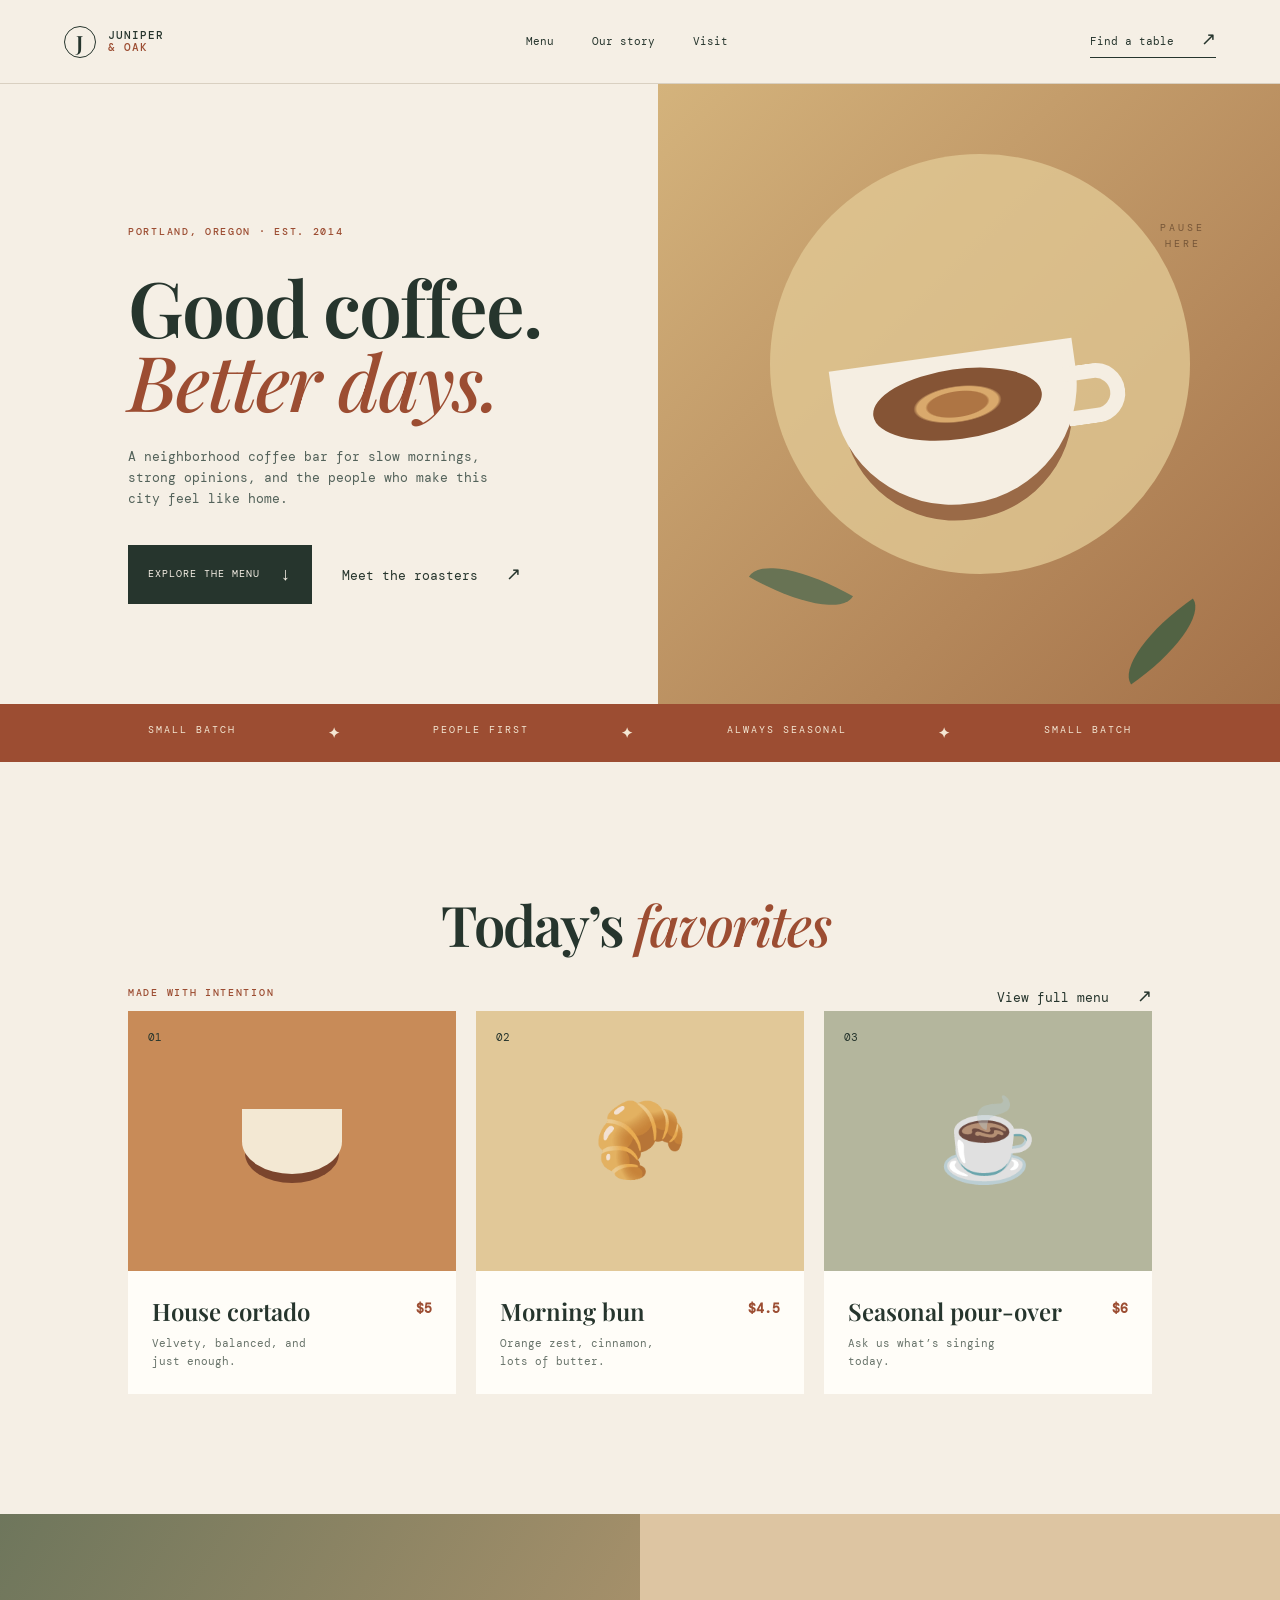
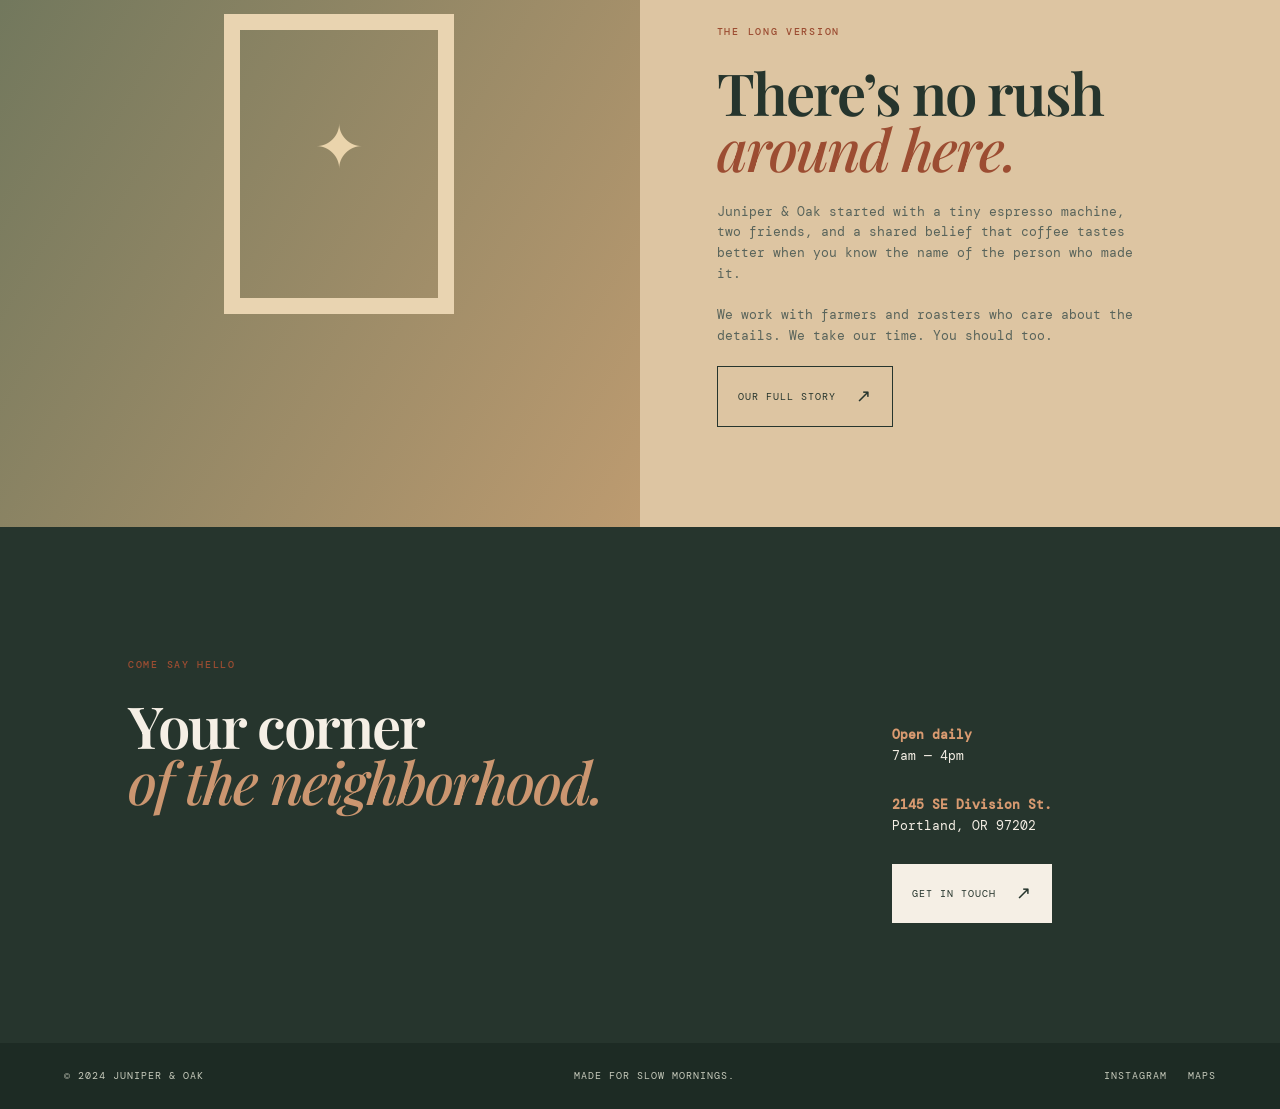
<file: index.html>
<!doctype html>
<html lang="en">
<head>
  <meta charset="UTF-8" />
  <meta name="viewport" content="width=device-width, initial-scale=1.0" />
  <meta name="description" content="Juniper & Oak — slow coffee, warm mornings, and good company in Portland." />
  <title>Juniper & Oak | Portland Coffee</title>
  <link rel="preconnect" href="https://fonts.googleapis.com">
  <link rel="preconnect" href="https://fonts.gstatic.com" crossorigin>
  <link href="https://fonts.googleapis.com/css2?family=DM+Mono:wght@400;500&family=Playfair+Display:wght@500;600;700&display=swap" rel="stylesheet">
  <link rel="stylesheet" href="styles.css" />
</head>
<body>
  <header class="site-header">
    <a class="brand" href="#top" aria-label="Juniper and Oak home"><span class="brand-mark">J</span><span>JUNIPER<br><em>&amp; OAK</em></span></a>
    <nav aria-label="Main navigation"><a href="#menu">Menu</a><a href="#story">Our story</a><a href="#visit">Visit</a></nav>
    <a class="header-cta" href="#visit">Find a table <span>↗</span></a>
  </header>

  <main id="top">
    <section class="hero">
      <div class="hero-copy">
        <p class="eyebrow">Portland, Oregon · Est. 2014</p>
        <h1>Good coffee.<br><i>Better days.</i></h1>
        <p class="hero-text">A neighborhood coffee bar for slow mornings, strong opinions, and the people who make this city feel like home.</p>
        <div class="hero-actions"><a class="button dark" href="#menu">Explore the menu <span>↓</span></a><a class="text-link" href="#story">Meet the roasters <span>↗</span></a></div>
      </div>
      <div class="hero-art" aria-label="A latte on a wooden table" role="img"><div class="sun"></div><div class="cup"><div class="latte"></div><div class="handle"></div></div><div class="leaf leaf-one"></div><div class="leaf leaf-two"></div><span class="art-note">PAUSE<br>HERE</span></div>
    </section>

    <section class="ticker" aria-label="Our values"><span>Small batch</span><b>✦</b><span>People first</span><b>✦</b><span>Always seasonal</span><b>✦</b><span>Small batch</span></section>

    <section class="menu-section" id="menu"><div class="section-heading"><p class="eyebrow">Made with intention</p><h2>Today’s <i>favorites</i></h2><a class="text-link" href="#visit">View full menu <span>↗</span></a></div><div class="menu-grid">
      <article class="menu-card featured"><div class="card-art espresso"><span>01</span><div class="espresso-cup"></div></div><div class="card-info"><h3>House cortado</h3><p>Velvety, balanced, and just enough.</p><strong>$5</strong></div></article>
      <article class="menu-card"><div class="card-art pastry"><span>02</span><div class="croissant">🥐</div></div><div class="card-info"><h3>Morning bun</h3><p>Orange zest, cinnamon, lots of butter.</p><strong>$4.5</strong></div></article>
      <article class="menu-card"><div class="card-art pour"><span>03</span><div class="pour-circle">☕</div></div><div class="card-info"><h3>Seasonal pour-over</h3><p>Ask us what’s singing today.</p><strong>$6</strong></div></article>
    </div></section>

    <section class="story" id="story"><div class="story-image"><div class="window">✦</div></div><div class="story-copy"><p class="eyebrow">The long version</p><h2>There’s no rush<br><i>around here.</i></h2><p>Juniper &amp; Oak started with a tiny espresso machine, two friends, and a shared belief that coffee tastes better when you know the name of the person who made it.</p><p>We work with farmers and roasters who care about the details. We take our time. You should too.</p><a class="button outline" href="#visit">Our full story <span>↗</span></a></div></section>

    <section class="visit" id="visit"><div><p class="eyebrow">Come say hello</p><h2>Your corner<br><i>of the neighborhood.</i></h2></div><div class="visit-details"><p><strong>Open daily</strong><br>7am — 4pm</p><p><strong>2145 SE Division St.</strong><br>Portland, OR 97202</p><a class="button cream" href="mailto:hello@juniperoak.coffee">Get in touch <span>↗</span></a></div></section>
  </main>
  <footer><span>© 2024 Juniper &amp; Oak</span><span>Made for slow mornings.</span><span><a href="#top">Instagram</a> &nbsp; <a href="#top">Maps</a></span></footer>
  <script src="script.js"></script>
</body></html>
</file>
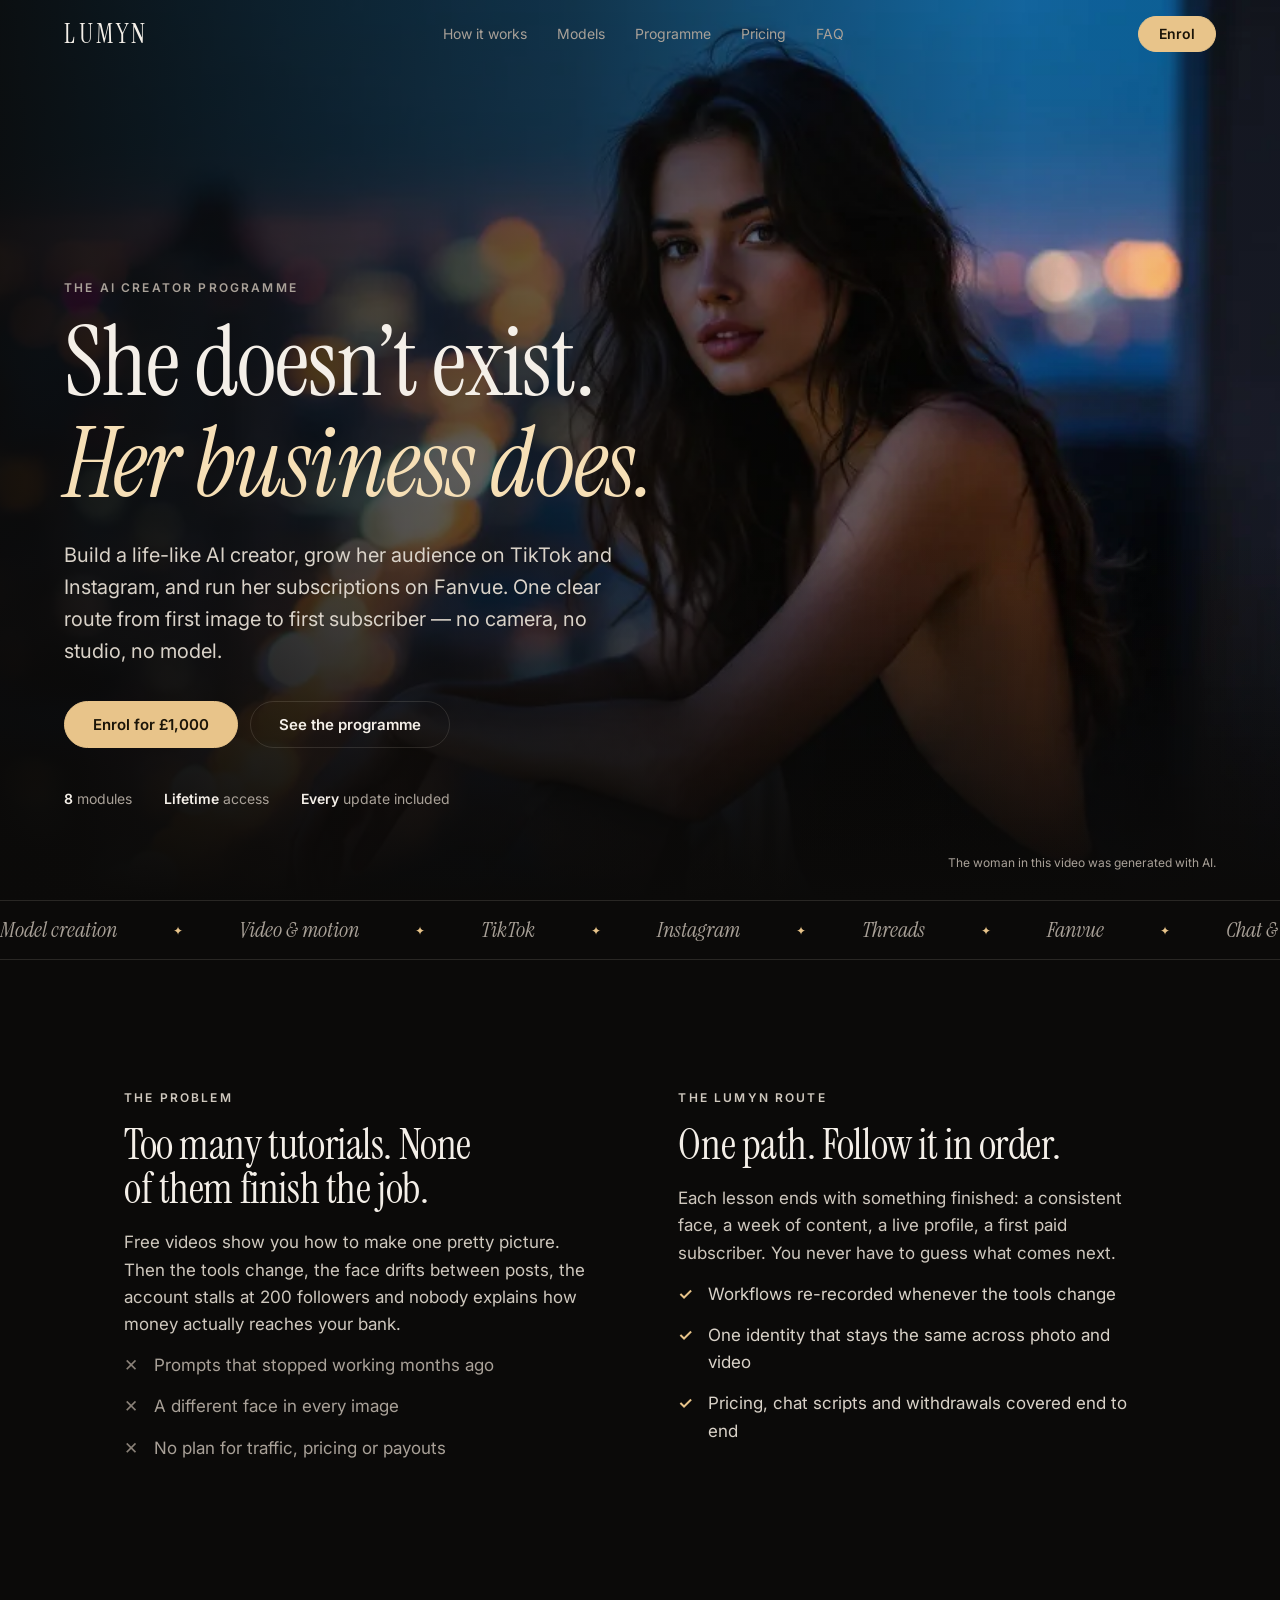
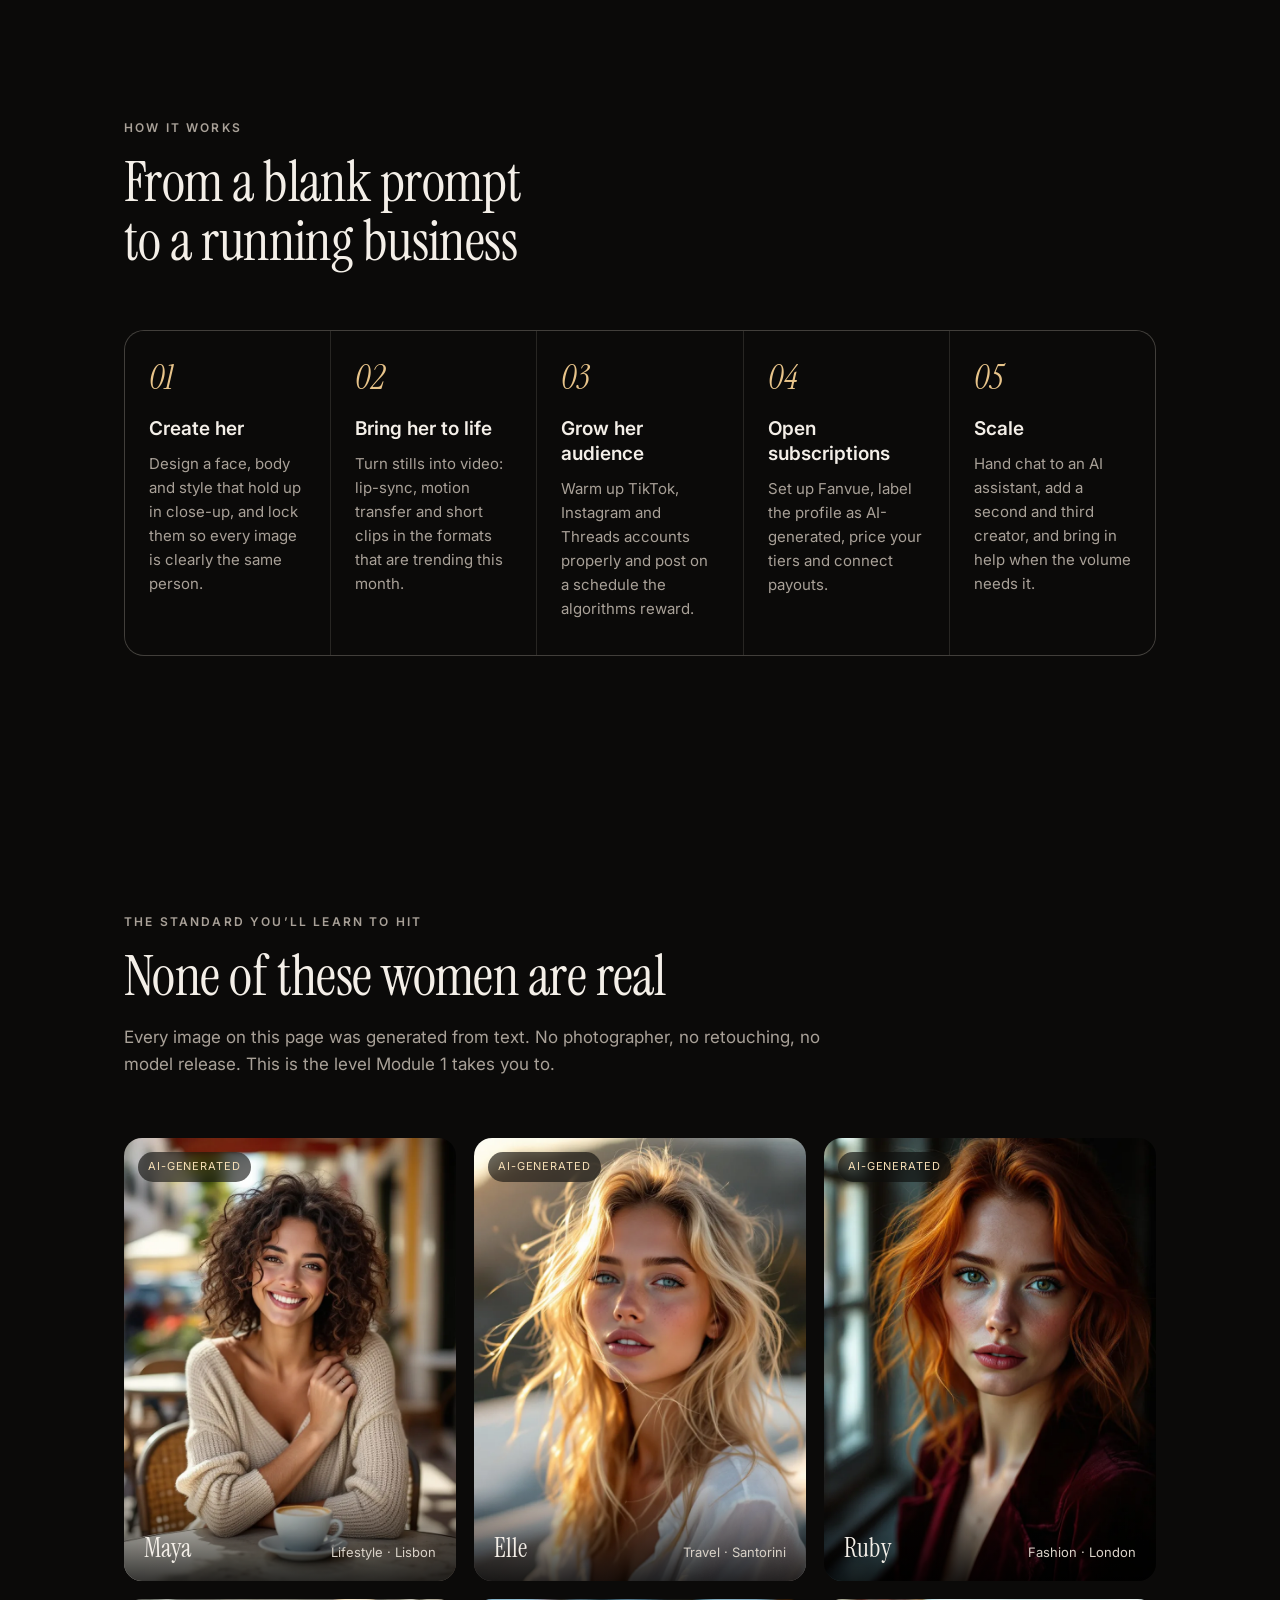
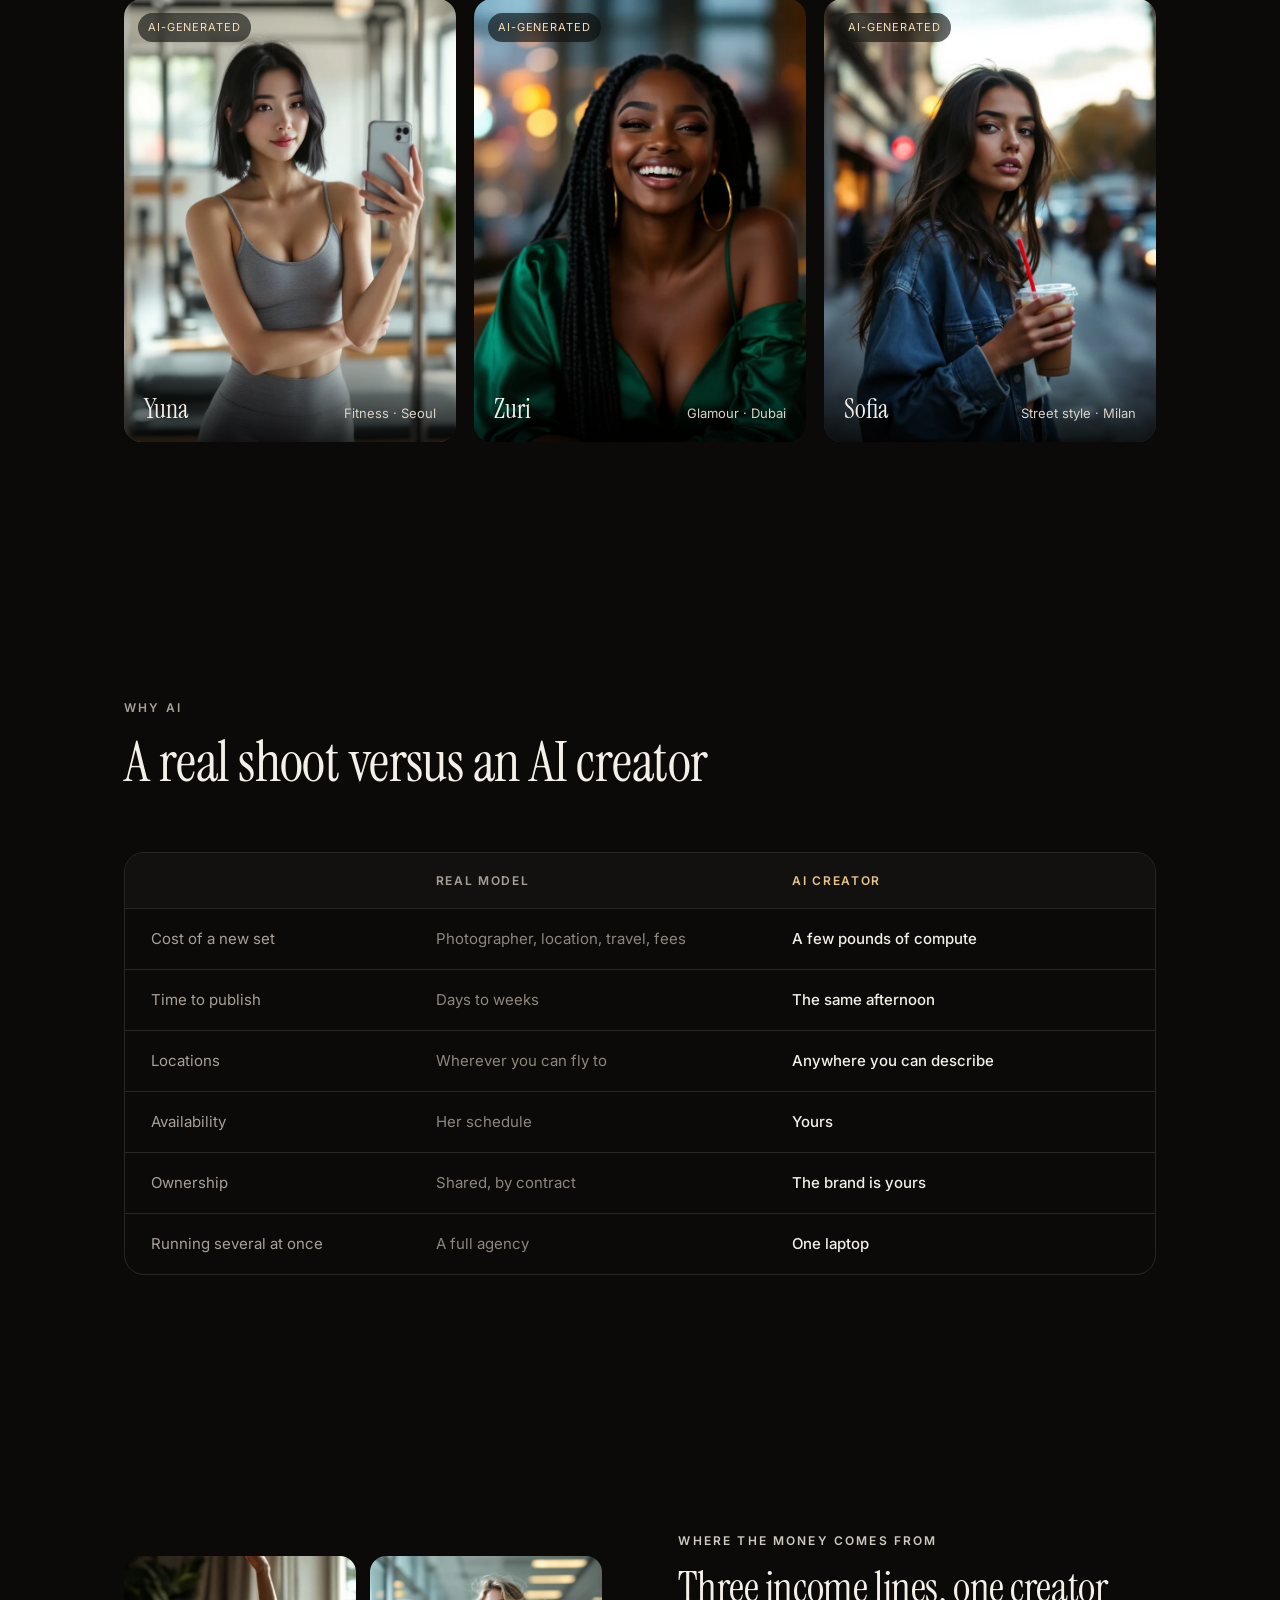
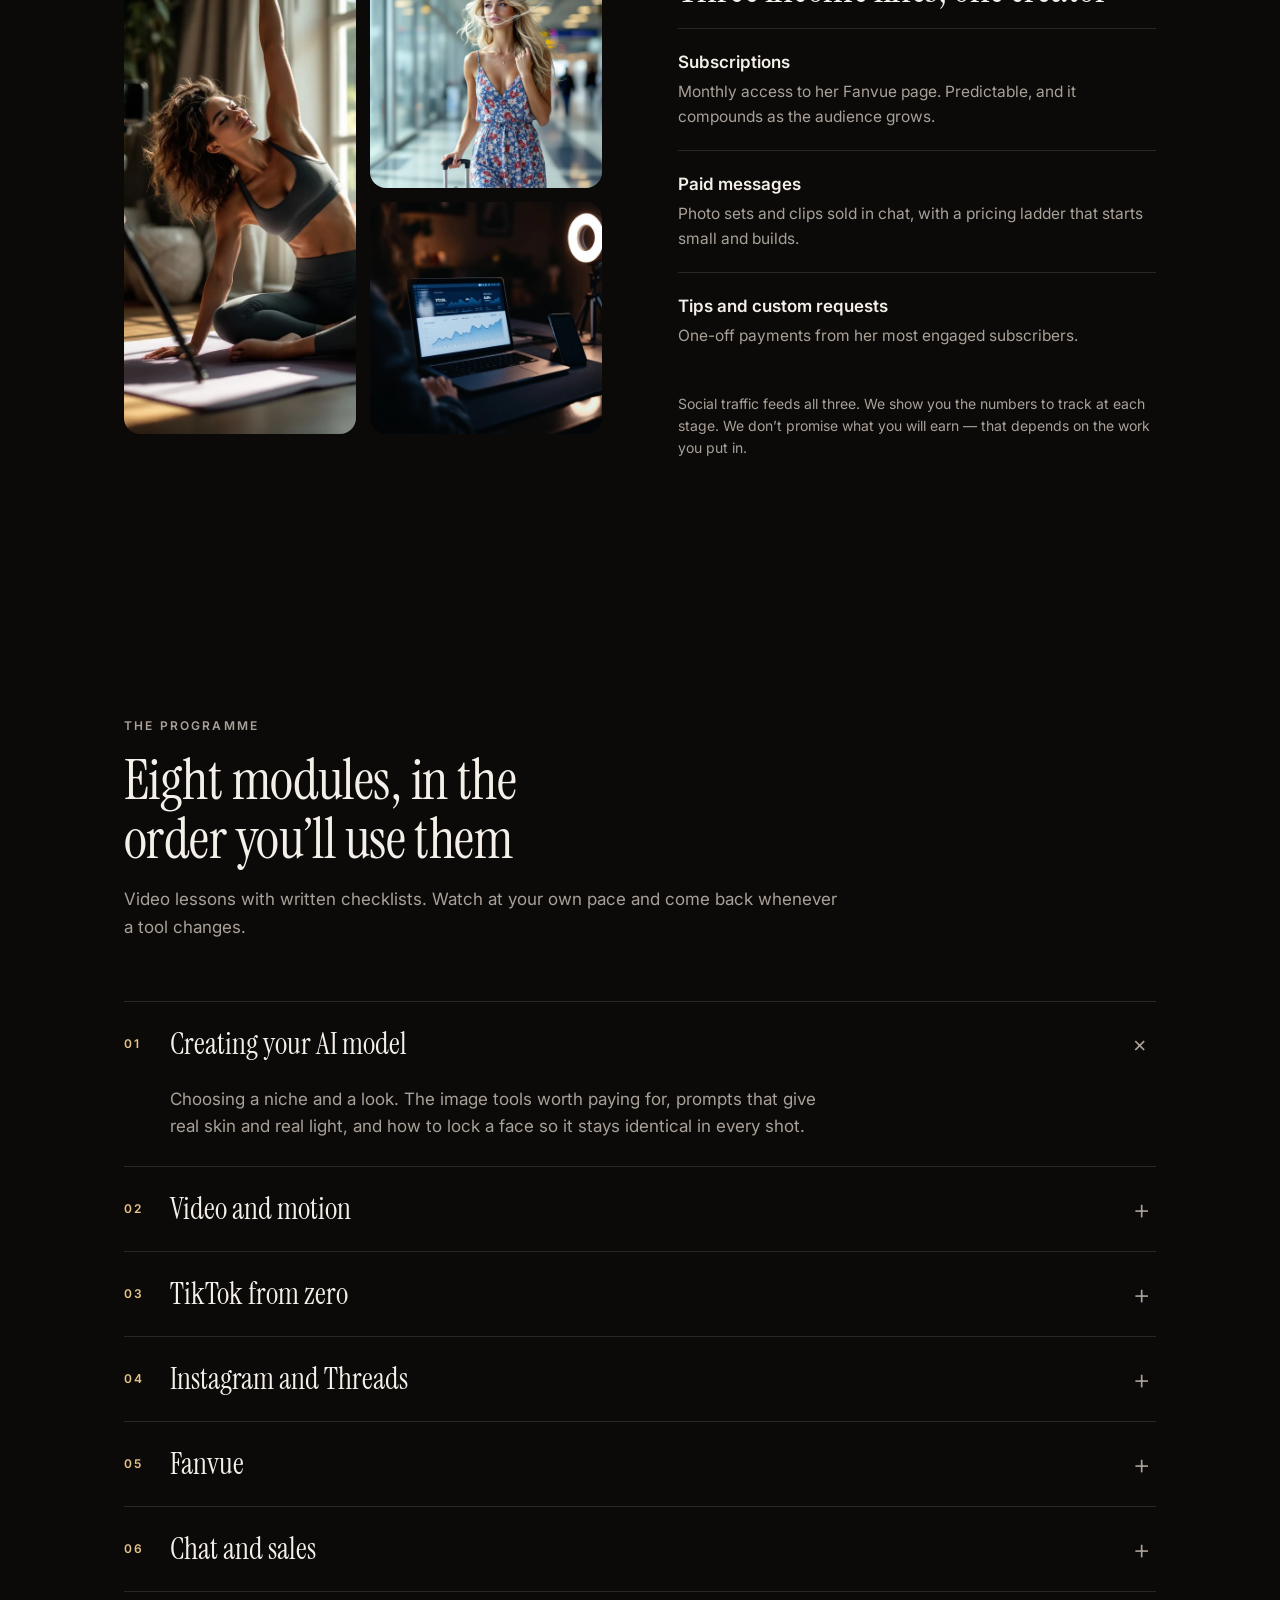
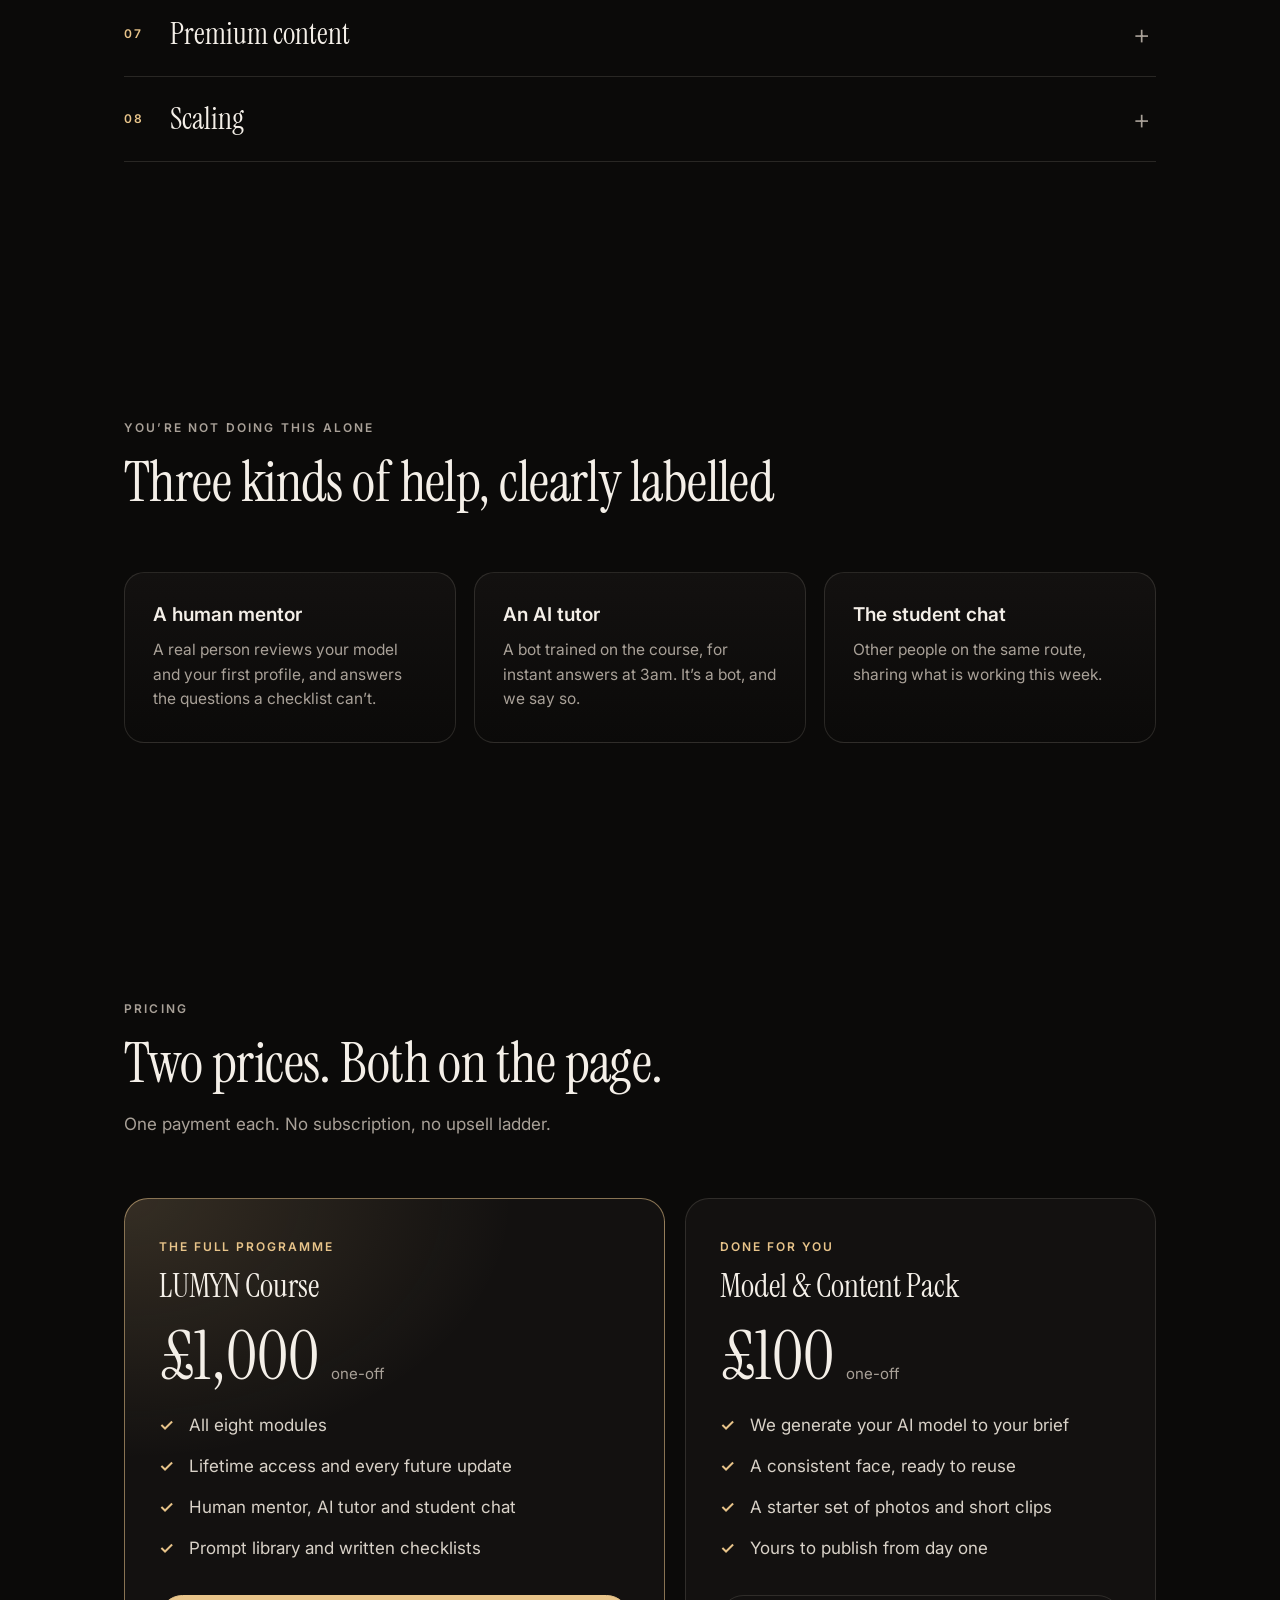
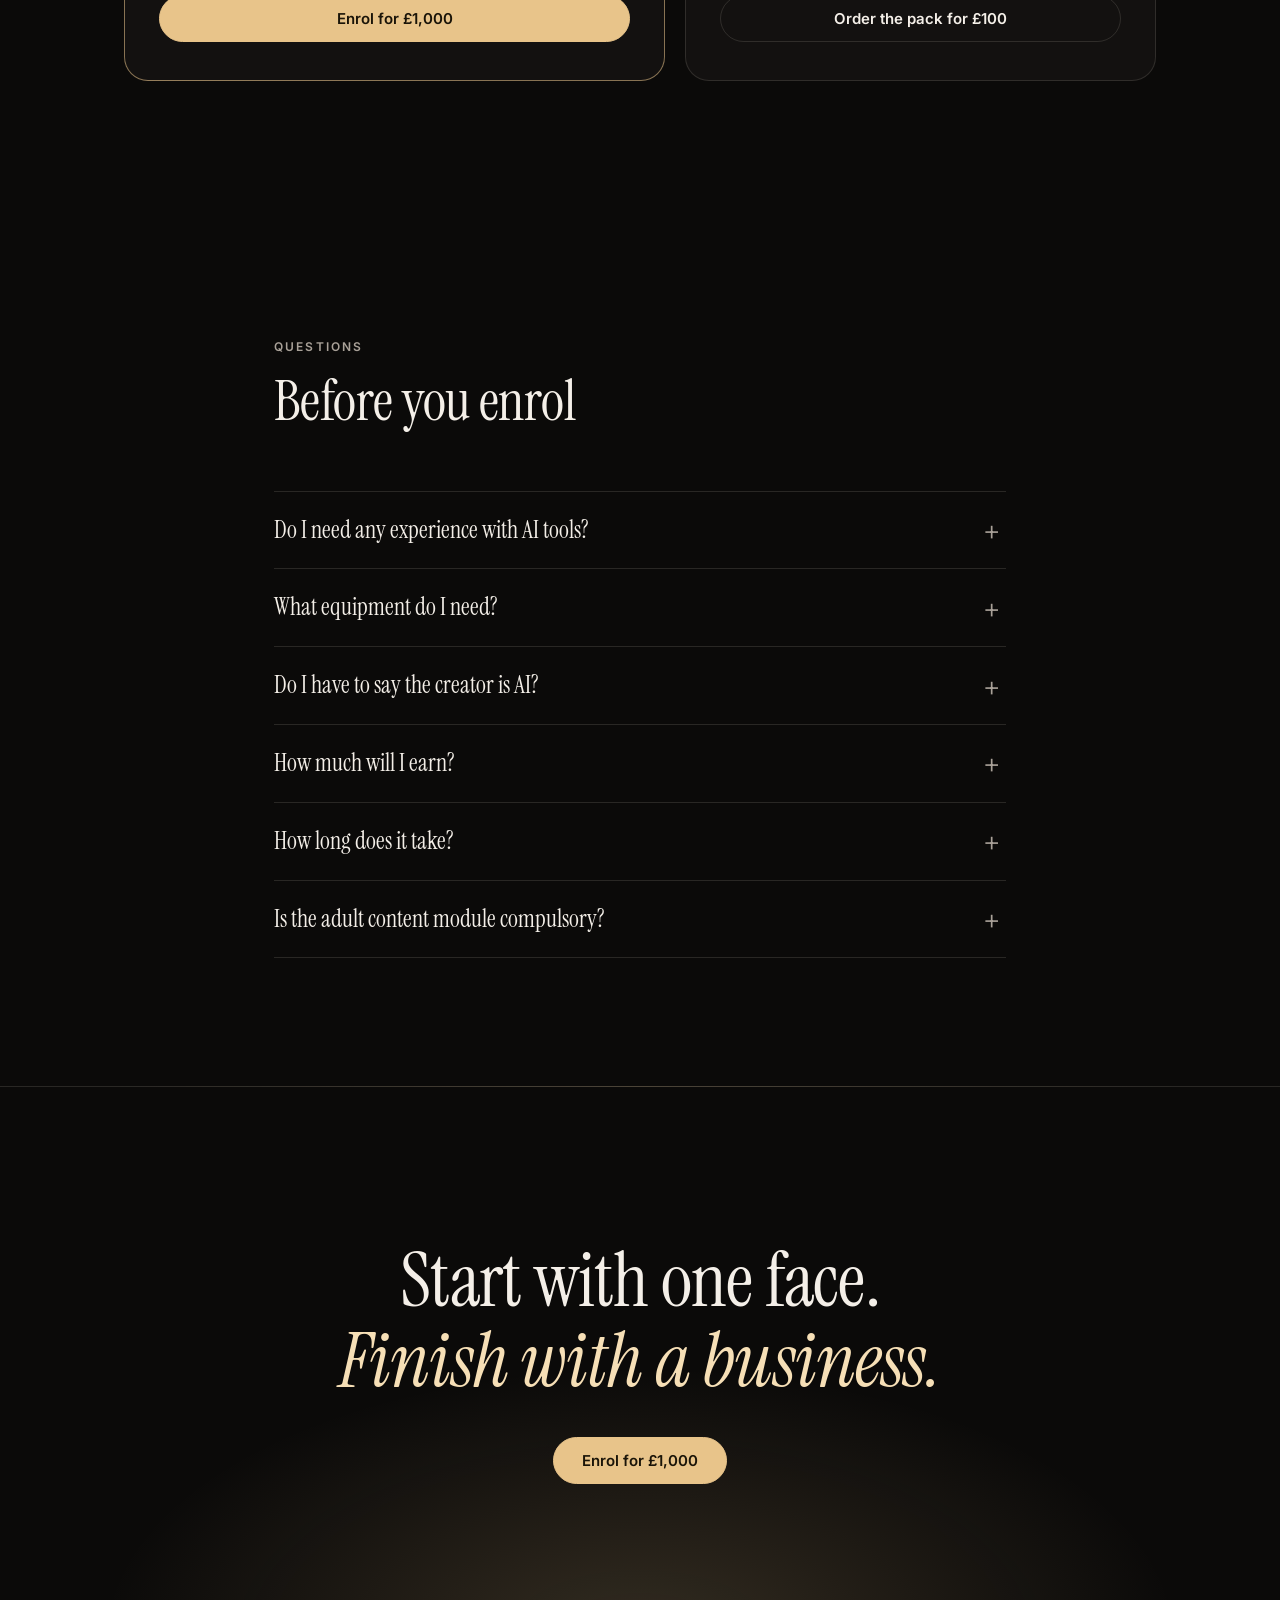
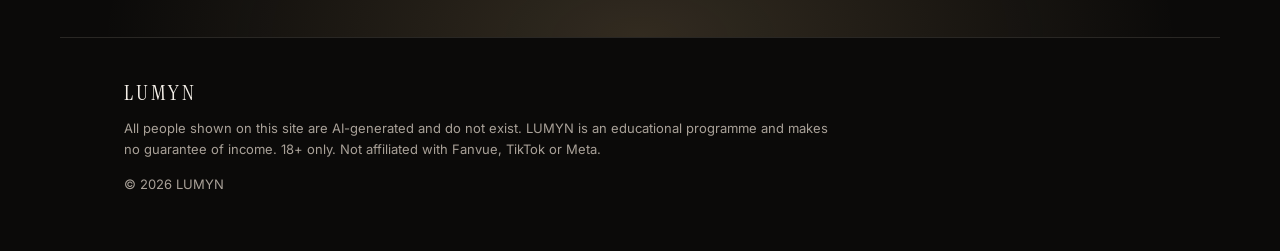
<file: lumyn/index.html>
<!doctype html>
<html lang="en">
<head>
  <meta charset="utf-8">
  <meta name="viewport" content="width=device-width, initial-scale=1">
  <title>LUMYN — Build a life-like AI creator and run her as a business</title>
  <meta name="description" content="LUMYN is a step-by-step programme for building a photorealistic AI creator, growing her audience and running subscriptions on Fanvue. One route, eight modules, lifetime access.">
  <meta property="og:title" content="LUMYN — The AI creator programme">
  <meta property="og:description" content="Build a life-like AI creator, grow her audience and run her as a business. One route, eight modules, lifetime access.">
  <meta property="og:image" content="assets/hero.webp">
  <meta name="theme-color" content="#0b0a09">
  <link rel="preconnect" href="https://fonts.googleapis.com">
  <link rel="preconnect" href="https://fonts.gstatic.com" crossorigin>
  <link href="https://fonts.googleapis.com/css2?family=Instrument+Serif:ital@0;1&family=Inter:wght@400;500;600&display=swap" rel="stylesheet">
  <link rel="stylesheet" href="styles.css">
</head>
<body>
  <a class="skip" href="#main">Skip to content</a>

  <header class="nav" id="nav">
    <a class="logo" href="#top" aria-label="LUMYN home">LUMYN</a>
    <nav class="nav-links" aria-label="Primary">
      <a href="#how">How it works</a>
      <a href="#models">Models</a>
      <a href="#programme">Programme</a>
      <a href="#pricing">Pricing</a>
      <a href="#faq">FAQ</a>
    </nav>
    <a class="btn btn-small" href="#pricing">Enrol</a>
  </header>

  <main id="main">
    <!-- HERO -->
    <section class="hero" id="top">
      <div class="hero-media" aria-hidden="true">
        <video id="heroVideo" poster="assets/hero.webp" muted loop playsinline preload="none">
          <source src="assets/hero.mp4" type="video/mp4">
        </video>
        <img src="assets/hero.webp" alt="" width="1024" height="576">
      </div>
      <div class="hero-inner">
        <p class="eyebrow">The AI creator programme</p>
        <h1>She doesn&rsquo;t exist.<br><em>Her business does.</em></h1>
        <p class="lede">Build a life-like AI creator, grow her audience on TikTok and Instagram, and run her subscriptions on Fanvue. One clear route from first image to first subscriber &mdash; no camera, no studio, no model.</p>
        <div class="hero-cta">
          <a class="btn" href="#pricing">Enrol for £1,000</a>
          <a class="btn btn-ghost" href="#programme">See the programme</a>
        </div>
        <ul class="hero-facts">
          <li><strong>8</strong> modules</li>
          <li><strong>Lifetime</strong> access</li>
          <li><strong>Every</strong> update included</li>
        </ul>
      </div>
      <p class="hero-note">The woman in this video was generated with AI.</p>
    </section>

    <!-- MARQUEE -->
    <div class="marquee" aria-hidden="true">
      <div class="marquee-track">
        <span>Model creation</span><span>Video &amp; motion</span><span>TikTok</span><span>Instagram</span><span>Threads</span><span>Fanvue</span><span>Chat &amp; CRM</span><span>Scaling</span>
        <span>Model creation</span><span>Video &amp; motion</span><span>TikTok</span><span>Instagram</span><span>Threads</span><span>Fanvue</span><span>Chat &amp; CRM</span><span>Scaling</span>
      </div>
    </div>

    <!-- PROBLEM / SOLUTION -->
    <section class="section split" id="why">
      <div class="reveal">
        <p class="eyebrow">The problem</p>
        <h2>Too many tutorials. None of them finish the job.</h2>
        <p>Free videos show you how to make one pretty picture. Then the tools change, the face drifts between posts, the account stalls at 200 followers and nobody explains how money actually reaches your bank.</p>
        <ul class="crosses">
          <li>Prompts that stopped working months ago</li>
          <li>A different face in every image</li>
          <li>No plan for traffic, pricing or payouts</li>
        </ul>
      </div>
      <div class="reveal">
        <p class="eyebrow gold">The LUMYN route</p>
        <h2>One path. Follow it in order.</h2>
        <p>Each lesson ends with something finished: a consistent face, a week of content, a live profile, a first paid subscriber. You never have to guess what comes next.</p>
        <ul class="ticks">
          <li>Workflows re-recorded whenever the tools change</li>
          <li>One identity that stays the same across photo and video</li>
          <li>Pricing, chat scripts and withdrawals covered end to end</li>
        </ul>
      </div>
    </section>

    <!-- HOW IT WORKS -->
    <section class="section" id="how">
      <div class="section-head reveal">
        <p class="eyebrow">How it works</p>
        <h2>From a blank prompt to a running business</h2>
      </div>
      <ol class="steps">
        <li class="reveal"><span class="step-n">01</span><h3>Create her</h3><p>Design a face, body and style that hold up in close-up, and lock them so every image is clearly the same person.</p></li>
        <li class="reveal"><span class="step-n">02</span><h3>Bring her to life</h3><p>Turn stills into video: lip-sync, motion transfer and short clips in the formats that are trending this month.</p></li>
        <li class="reveal"><span class="step-n">03</span><h3>Grow her audience</h3><p>Warm up TikTok, Instagram and Threads accounts properly and post on a schedule the algorithms reward.</p></li>
        <li class="reveal"><span class="step-n">04</span><h3>Open subscriptions</h3><p>Set up Fanvue, label the profile as AI-generated, price your tiers and connect payouts.</p></li>
        <li class="reveal"><span class="step-n">05</span><h3>Scale</h3><p>Hand chat to an AI assistant, add a second and third creator, and bring in help when the volume needs it.</p></li>
      </ol>
    </section>

    <!-- MODELS -->
    <section class="section" id="models">
      <div class="section-head reveal">
        <p class="eyebrow">The standard you&rsquo;ll learn to hit</p>
        <h2>None of these women are real</h2>
        <p class="sub">Every image on this page was generated from text. No photographer, no retouching, no model release. This is the level Module 1 takes you to.</p>
      </div>
      <div class="gallery">
        <figure class="card reveal"><img src="assets/m1.webp" alt="AI-generated woman with dark curly hair smiling at a café terrace" loading="lazy" width="768" height="1024"><figcaption><strong>Maya</strong><span>Lifestyle · Lisbon</span></figcaption></figure>
        <figure class="card reveal"><img src="assets/m2.webp" alt="AI-generated woman with blonde wavy hair in golden-hour light" loading="lazy" width="768" height="1024"><figcaption><strong>Elle</strong><span>Travel · Santorini</span></figcaption></figure>
        <figure class="card reveal"><img src="assets/m3.webp" alt="AI-generated woman with auburn hair in a burgundy blazer" loading="lazy" width="768" height="1024"><figcaption><strong>Ruby</strong><span>Fashion · London</span></figcaption></figure>
        <figure class="card reveal"><img src="assets/m4.webp" alt="AI-generated woman with a black bob taking a mirror selfie in a pilates studio" loading="lazy" width="768" height="1024"><figcaption><strong>Yuna</strong><span>Fitness · Seoul</span></figcaption></figure>
        <figure class="card reveal"><img src="assets/m5.webp" alt="AI-generated woman with long braids laughing in an emerald dress" loading="lazy" width="768" height="1024"><figcaption><strong>Zuri</strong><span>Glamour · Dubai</span></figcaption></figure>
        <figure class="card reveal"><img src="assets/m6.webp" alt="AI-generated woman with long brunette hair in a denim jacket holding an iced coffee" loading="lazy" width="768" height="1024"><figcaption><strong>Sofia</strong><span>Street style · Milan</span></figcaption></figure>
      </div>
    </section>

    <!-- COMPARISON -->
    <section class="section" id="compare">
      <div class="section-head reveal">
        <p class="eyebrow">Why AI</p>
        <h2>A real shoot versus an AI creator</h2>
      </div>
      <div class="compare reveal" role="table" aria-label="Real model compared with AI creator">
        <div class="compare-row compare-head" role="row">
          <span role="columnheader"></span><span role="columnheader">Real model</span><span role="columnheader" class="gold">AI creator</span>
        </div>
        <div class="compare-row" role="row"><span role="rowheader">Cost of a new set</span><span role="cell">Photographer, location, travel, fees</span><span role="cell">A few pounds of compute</span></div>
        <div class="compare-row" role="row"><span role="rowheader">Time to publish</span><span role="cell">Days to weeks</span><span role="cell">The same afternoon</span></div>
        <div class="compare-row" role="row"><span role="rowheader">Locations</span><span role="cell">Wherever you can fly to</span><span role="cell">Anywhere you can describe</span></div>
        <div class="compare-row" role="row"><span role="rowheader">Availability</span><span role="cell">Her schedule</span><span role="cell">Yours</span></div>
        <div class="compare-row" role="row"><span role="rowheader">Ownership</span><span role="cell">Shared, by contract</span><span role="cell">The brand is yours</span></div>
        <div class="compare-row" role="row"><span role="rowheader">Running several at once</span><span role="cell">A full agency</span><span role="cell">One laptop</span></div>
      </div>
    </section>

    <!-- CONTENT + INCOME -->
    <section class="section split wide" id="income">
      <div class="mosaic reveal" aria-hidden="true">
        <img src="assets/c1.webp" alt="" loading="lazy" width="1024" height="1024">
        <img src="assets/c2.webp" alt="" loading="lazy" width="1024" height="1024">
        <img src="assets/c3.webp" alt="" loading="lazy" width="1024" height="1024">
      </div>
      <div class="reveal">
        <p class="eyebrow">Where the money comes from</p>
        <h2>Three income lines, one creator</h2>
        <dl class="income">
          <div><dt>Subscriptions</dt><dd>Monthly access to her Fanvue page. Predictable, and it compounds as the audience grows.</dd></div>
          <div><dt>Paid messages</dt><dd>Photo sets and clips sold in chat, with a pricing ladder that starts small and builds.</dd></div>
          <div><dt>Tips and custom requests</dt><dd>One-off payments from her most engaged subscribers.</dd></div>
        </dl>
        <p class="fine">Social traffic feeds all three. We show you the numbers to track at each stage. We don&rsquo;t promise what you will earn &mdash; that depends on the work you put in.</p>
      </div>
    </section>

    <!-- PROGRAMME -->
    <section class="section" id="programme">
      <div class="section-head reveal">
        <p class="eyebrow">The programme</p>
        <h2>Eight modules, in the order you&rsquo;ll use them</h2>
        <p class="sub">Video lessons with written checklists. Watch at your own pace and come back whenever a tool changes.</p>
      </div>
      <div class="modules reveal">
        <details open>
          <summary><span>01</span>Creating your AI model</summary>
          <p>Choosing a niche and a look. The image tools worth paying for, prompts that give real skin and real light, and how to lock a face so it stays identical in every shot.</p>
        </details>
        <details>
          <summary><span>02</span>Video and motion</summary>
          <p>Image-to-video, lip-sync and motion transfer. Recreating trending TikTok and Reels formats with your creator, and fixing the glitches that give AI video away.</p>
        </details>
        <details>
          <summary><span>03</span>TikTok from zero</summary>
          <p>Account setup and warm-up, what to post in the first 14 days, hooks and captions, and moving viewers from a video to your link.</p>
        </details>
        <details>
          <summary><span>04</span>Instagram and Threads</summary>
          <p>Organic growth, Reels and carousels, how the ranking signals work, and staying inside each platform&rsquo;s rules on AI-generated content so the account lasts.</p>
        </details>
        <details>
          <summary><span>05</span>Fanvue</summary>
          <p>Registration and identity verification, AI-creator labelling, profile and pricing tiers, the first week of posts, and getting paid out.</p>
        </details>
        <details>
          <summary><span>06</span>Chat and sales</summary>
          <p>An AI assistant that handles conversations in your creator&rsquo;s voice, a simple CRM for subscribers, and a step-by-step pricing ladder for paid messages.</p>
        </details>
        <details>
          <summary><span>07</span>Premium content</summary>
          <p>Producing subscriber-only sets at a higher standard than the market: lighting, wardrobe, series and storylines. Adults only, and only within what your platform permits.</p>
        </details>
        <details>
          <summary><span>08</span>Scaling</summary>
          <p>Running several creators without the quality dropping, content calendars and batching, hiring and training chat staff, and the numbers that tell you when to expand.</p>
        </details>
      </div>
    </section>

    <!-- SUPPORT -->
    <section class="section" id="support">
      <div class="section-head reveal">
        <p class="eyebrow">You&rsquo;re not doing this alone</p>
        <h2>Three kinds of help, clearly labelled</h2>
      </div>
      <div class="trio">
        <article class="tile reveal"><h3>A human mentor</h3><p>A real person reviews your model and your first profile, and answers the questions a checklist can&rsquo;t.</p></article>
        <article class="tile reveal"><h3>An AI tutor</h3><p>A bot trained on the course, for instant answers at 3am. It&rsquo;s a bot, and we say so.</p></article>
        <article class="tile reveal"><h3>The student chat</h3><p>Other people on the same route, sharing what is working this week.</p></article>
      </div>
    </section>

    <!-- PRICING -->
    <section class="section" id="pricing">
      <div class="section-head reveal">
        <p class="eyebrow">Pricing</p>
        <h2>Two prices. Both on the page.</h2>
        <p class="sub">One payment each. No subscription, no upsell ladder.</p>
      </div>
      <div class="plans">
        <article class="plan plan-main reveal">
          <p class="plan-tag">The full programme</p>
          <h3>LUMYN Course</h3>
          <p class="price"><span>£1,000</span> one-off</p>
          <ul class="ticks">
            <li>All eight modules</li>
            <li>Lifetime access and every future update</li>
            <li>Human mentor, AI tutor and student chat</li>
            <li>Prompt library and written checklists</li>
          </ul>
          <button class="btn" type="button" data-plan="LUMYN Course — £1,000">Enrol for £1,000</button>
        </article>
        <article class="plan reveal">
          <p class="plan-tag">Done for you</p>
          <h3>Model &amp; Content Pack</h3>
          <p class="price"><span>£100</span> one-off</p>
          <ul class="ticks">
            <li>We generate your AI model to your brief</li>
            <li>A consistent face, ready to reuse</li>
            <li>A starter set of photos and short clips</li>
            <li>Yours to publish from day one</li>
          </ul>
          <button class="btn btn-ghost" type="button" data-plan="Model &amp; Content Pack — £100">Order the pack for £100</button>
        </article>
      </div>
    </section>

    <!-- FAQ -->
    <section class="section narrow" id="faq">
      <div class="section-head reveal">
        <p class="eyebrow">Questions</p>
        <h2>Before you enrol</h2>
      </div>
      <div class="modules faq reveal">
        <details><summary>Do I need any experience with AI tools?</summary><p>No. Module 1 starts from an empty screen and every step is shown on video.</p></details>
        <details><summary>What equipment do I need?</summary><p>A laptop and a phone. The image and video tools run in the cloud; expect to spend a modest amount each month on them, and we tell you which ones are worth it.</p></details>
        <details><summary>Do I have to say the creator is AI?</summary><p>Yes. Fanvue and the social platforms require AI-generated creators to be labelled, and we build that in from the start. Accounts that hide it get removed.</p></details>
        <details><summary>How much will I earn?</summary><p>We can&rsquo;t tell you, and you should be wary of anyone who does. The course gives you the method and the metrics; results depend on your niche, consistency and time.</p></details>
        <details><summary>How long does it take?</summary><p>Most of the setup &mdash; model, accounts, profile &mdash; fits into a few focused weeks. Growing an audience takes longer and never really stops.</p></details>
        <details><summary>Is the adult content module compulsory?</summary><p>No. Plenty of AI creators stay entirely in fashion, fitness or lifestyle. Module 7 is there for those who want it, for adults only.</p></details>
      </div>
    </section>

    <!-- FINAL CTA -->
    <section class="final reveal">
      <h2>Start with one face.<br><em>Finish with a business.</em></h2>
      <a class="btn" href="#pricing">Enrol for £1,000</a>
    </section>
  </main>

  <footer class="footer">
    <span class="logo">LUMYN</span>
    <p>All people shown on this site are AI-generated and do not exist. LUMYN is an educational programme and makes no guarantee of income. 18+ only. Not affiliated with Fanvue, TikTok or Meta.</p>
    <p>&copy; <span id="year">2026</span> LUMYN</p>
  </footer>

  <!-- CHECKOUT MODAL -->
  <dialog class="modal" id="checkout" aria-labelledby="checkoutTitle">
    <form method="dialog" class="modal-close"><button aria-label="Close">&times;</button></form>
    <p class="eyebrow gold" id="checkoutPlan"></p>
    <h3 id="checkoutTitle">Checkout opens soon</h3>
    <p>Card payments are being connected. Leave your email and we&rsquo;ll send you the link the moment enrolment opens.</p>
    <form id="waitlist" novalidate>
      <label for="email">Email address</label>
      <div class="field">
        <input id="email" name="email" type="email" autocomplete="email" placeholder="you@example.com" required>
        <button class="btn" type="submit">Notify me</button>
      </div>
      <p class="form-msg" id="formMsg" role="status"></p>
    </form>
  </dialog>

  <script src="script.js"></script>
</body>
</html>
</file>
<file: styles.css>
:root{--ink:#26352d;--cream:#f5efe5;--tan:#c49b68;--rust:#9c4d32;--paper:#fffdf8}*{box-sizing:border-box}html{scroll-behavior:smooth}body{margin:0;background:var(--cream);color:var(--ink);font-family:'DM Mono',monospace;font-size:13px;line-height:1.6}a{color:inherit;text-decoration:none}.site-header{height:84px;display:flex;align-items:center;justify-content:space-between;padding:0 5vw;border-bottom:1px solid #d9d0c1}.brand{display:flex;align-items:center;gap:12px;font-size:11px;line-height:1.05;letter-spacing:1px;font-weight:500}.brand em{font-style:normal;color:var(--rust)}.brand-mark{border:1px solid var(--ink);border-radius:50%;width:32px;height:32px;display:grid;place-items:center;font:600 21px 'Playfair Display'}nav{display:flex;gap:38px;font-size:11px}nav a:hover,.text-link:hover,footer a:hover{color:var(--rust)}.header-cta{border-bottom:1px solid var(--ink);padding-bottom:4px;font-size:11px}.header-cta span,.button span,.text-link span{margin-left:20px;font-size:18px}.hero{min-height:620px;display:grid;grid-template-columns:46% 54%;padding-left:10vw}.hero-copy{padding-top:130px;max-width:510px}.eyebrow{text-transform:uppercase;letter-spacing:1.7px;font-size:10px;color:var(--rust);font-weight:500}.hero h1,h2{font:600 clamp(48px,6vw,88px)/.96 'Playfair Display',serif;letter-spacing:-2px;margin:30px 0}.hero h1 i,h2 i{font-weight:500;color:var(--rust)}.hero-text{max-width:380px;color:#53625a;margin:0 0 35px}.hero-actions{display:flex;align-items:center;gap:30px}.button{display:inline-flex;align-items:center;padding:15px 20px;text-transform:uppercase;font-size:10px;letter-spacing:1px}.button.dark{background:var(--ink);color:var(--cream)}.button.outline{border:1px solid var(--ink)}.hero-art{position:relative;overflow:hidden;background:var(--tan);min-height:620px;background:linear-gradient(135deg,#d4b37c,#a47149)}.sun{position:absolute;width:420px;height:420px;border-radius:50%;background:#e1c894;top:70px;left:18%;opacity:.8}.cup{position:absolute;width:245px;height:150px;border-radius:0 0 120px 120px;background:#f5eee2;left:29%;top:270px;transform:rotate(-8deg);box-shadow:0 23px 0 -7px #9a6a47}.latte{width:170px;height:70px;border-radius:50%;background:radial-gradient(ellipse,#ae7544 0 25%,#d9a96c 27% 34%,#855435 37% 100%);position:absolute;top:15px;left:38px}.handle{position:absolute;width:60px;height:60px;border:15px solid #f5eee2;border-left:0;border-radius:0 50% 50% 0;right:-46px;top:28px}.leaf{position:absolute;background:#687354;width:100px;height:35px;border-radius:100% 0;transform:rotate(30deg);bottom:100px;left:15%}.leaf-two{left:73%;bottom:45px;transform:rotate(-35deg);background:#526344}.art-note{position:absolute;right:12%;top:22%;font-size:10px;letter-spacing:3px;text-align:center;color:#765638}.ticker{display:flex;justify-content:space-around;background:var(--rust);color:#f4e7d3;padding:18px 8%;text-transform:uppercase;letter-spacing:2px;font-size:10px}.ticker b{font-size:14px}.menu-section{padding:120px 10vw}.section-heading{display:flex;align-items:end;justify-content:space-between}.section-heading h2{font-size:56px;margin:15px 0 60px}.menu-grid{display:grid;grid-template-columns:repeat(3,1fr);gap:20px}.menu-card{background:var(--paper)}.card-art{height:260px;position:relative;display:grid;place-items:center;overflow:hidden}.card-art span{position:absolute;top:18px;left:20px;font-size:11px}.espresso{background:#c88b58}.pastry{background:#e1c898}.pour{background:#b4b69d}.espresso-cup{width:100px;height:65px;border-radius:0 0 50% 50%;background:#f3e8d3;box-shadow:0 12px 0 -3px #7b452d}.croissant{font-size:76px;filter:saturate(.7)}.pour-circle{font-size:80px}.card-info{padding:24px;position:relative}.card-info h3{font:600 24px 'Playfair Display';margin:0 0 8px}.card-info p{color:#68736a;font-size:11px;margin:0;max-width:180px}.card-info strong{position:absolute;right:24px;top:28px;color:var(--rust)}.story{display:grid;grid-template-columns:1fr 1fr;background:#ddc5a2}.story-image{min-height:560px;background:linear-gradient(120deg,#6e765c,#bd9b70);position:relative}.window{width:230px;height:300px;border:16px solid #e9d4b1;position:absolute;top:100px;left:35%;font-size:60px;text-align:center;padding-top:70px;color:#ead4ac}.story-copy{padding:100px 12%}.story-copy h2,.visit h2{font-size:58px;margin:25px 0}.story-copy>p:not(.eyebrow){max-width:420px;color:#59645b;margin-bottom:20px}.visit{display:flex;justify-content:space-between;padding:120px 10vw;background:var(--ink);color:var(--cream)}.visit h2 i{color:#cb9670}.visit-details{padding-top:65px;min-width:260px}.visit-details p{margin-bottom:28px}.visit-details strong{color:#d89a70}.button.cream{background:var(--cream);color:var(--ink)}footer{padding:25px 5vw;display:flex;justify-content:space-between;font-size:10px;text-transform:uppercase;letter-spacing:1px;background:#1d2b24;color:#c6cabb}@media(max-width:750px){nav{display:none}.site-header{padding:0 6vw}.hero{display:block;padding:0}.hero-copy{padding:80px 8vw 70px}.hero-art{min-height:420px}.menu-section{padding:80px 8vw}.section-heading{display:block}.section-heading h2{margin-bottom:35px}.menu-grid{grid-template-columns:1fr}.story{grid-template-columns:1fr}.story-image{min-height:340px}.story-copy{padding:75px 8vw}.visit{display:block;padding:80px 8vw}.visit-details{padding-top:20px}footer{gap:18px;flex-wrap:wrap}}
</file>
<file: lumyn/styles.css>
:root {
  --bg: #0b0a09;
  --bg-2: #131110;
  --line: rgba(255, 244, 228, 0.12);
  --text: #f4efe8;
  --muted: #a9a198;
  --gold: #e8c48a;
  --gold-2: #f6dfb6;
  --serif: "Instrument Serif", "Times New Roman", serif;
  --sans: "Inter", system-ui, -apple-system, "Segoe UI", sans-serif;
  --pad: clamp(20px, 5vw, 64px);
  --max: 1160px;
}

* { box-sizing: border-box; }
html { scroll-behavior: smooth; scroll-padding-top: 80px; }
body {
  margin: 0;
  background: var(--bg);
  color: var(--text);
  font: 400 17px/1.6 var(--sans);
  -webkit-font-smoothing: antialiased;
}
img, video { display: block; max-width: 100%; }
a { color: inherit; text-decoration: none; }
h1, h2, h3, p, ul, ol, dl, dd, figure { margin: 0; }
ul, ol { padding: 0; list-style: none; }
h1, h2 { font-family: var(--serif); font-weight: 400; letter-spacing: -0.01em; line-height: 1.05; text-wrap: balance; }
h1 { font-size: clamp(44px, 8vw, 96px); }
h2 { font-size: clamp(32px, 4.6vw, 56px); }
h3 { font: 600 19px/1.3 var(--sans); }
em { font-style: italic; color: var(--gold-2); }
:focus-visible { outline: 2px solid var(--gold); outline-offset: 3px; border-radius: 4px; }

.skip { position: absolute; left: -999px; top: 8px; background: var(--gold); color: #000; padding: 8px 14px; border-radius: 6px; z-index: 100; }
.skip:focus { left: 8px; }

.eyebrow { font-size: 12px; font-weight: 600; letter-spacing: 0.18em; text-transform: uppercase; color: var(--muted); margin-bottom: 16px; }
.gold { color: var(--gold); }

/* Buttons */
.btn {
  display: inline-flex; align-items: center; justify-content: center;
  padding: 15px 28px; border-radius: 999px; border: 1px solid var(--gold);
  background: var(--gold); color: #1a1408; font: 600 15px/1 var(--sans);
  cursor: pointer; transition: transform .2s, background .2s, box-shadow .2s;
}
.btn:hover { background: var(--gold-2); transform: translateY(-1px); box-shadow: 0 10px 40px -10px rgba(232, 196, 138, .6); }
.btn-ghost { background: transparent; color: var(--text); border-color: var(--line); }
.btn-ghost:hover { background: rgba(255, 244, 228, .06); box-shadow: none; }
.btn-small { padding: 10px 20px; font-size: 14px; }

/* Nav */
.nav {
  position: fixed; inset: 0 0 auto 0; z-index: 50;
  display: flex; align-items: center; justify-content: space-between; gap: 24px;
  padding: 16px var(--pad); transition: background .3s, border-color .3s;
  border-bottom: 1px solid transparent;
}
.nav.scrolled { background: rgba(11, 10, 9, .82); backdrop-filter: blur(14px); border-color: var(--line); }
.logo { font: 400 26px/1 var(--serif); letter-spacing: 0.14em; }
.nav-links { display: flex; gap: 30px; font-size: 14px; color: var(--muted); }
.nav-links a:hover { color: var(--text); }

/* Hero */
.hero { position: relative; min-height: 100svh; display: flex; align-items: flex-end; padding: 140px var(--pad) 90px; overflow: hidden; }
.hero-media { position: absolute; inset: 0; }
.hero-media img, .hero-media video { position: absolute; inset: 0; width: 100%; height: 100%; object-fit: cover; object-position: 70% 30%; }
.hero-media video { z-index: 1; opacity: 0; transition: opacity 1s; }
.hero-media video.on { opacity: 1; }
.hero-media::after {
  content: ""; position: absolute; inset: 0; z-index: 2;
  background:
    linear-gradient(90deg, rgba(11,10,9,.94) 0%, rgba(11,10,9,.6) 45%, rgba(11,10,9,.05) 80%),
    linear-gradient(0deg, var(--bg) 0%, rgba(11,10,9,0) 40%);
}
.hero-inner { position: relative; z-index: 3; max-width: 720px; animation: rise 1s .1s both; }
.lede { margin-top: 24px; font-size: clamp(17px, 1.6vw, 20px); color: #d9d2c8; max-width: 580px; }
.hero-cta { display: flex; flex-wrap: wrap; gap: 12px; margin-top: 34px; }
.hero-facts { display: flex; flex-wrap: wrap; gap: 10px 32px; margin-top: 40px; font-size: 14px; color: var(--muted); }
.hero-facts strong { color: var(--text); font-weight: 600; }
.hero-note { position: absolute; z-index: 3; right: var(--pad); bottom: 28px; font-size: 12px; color: var(--muted); }
@keyframes rise { from { opacity: 0; transform: translateY(24px); } to { opacity: 1; transform: none; } }

/* Marquee */
.marquee { overflow: hidden; border-block: 1px solid var(--line); padding: 18px 0; }
.marquee-track { display: flex; gap: 56px; width: max-content; animation: slide 36s linear infinite; font: italic 22px/1 var(--serif); color: var(--muted); white-space: nowrap; }
.marquee-track span::after { content: "✦"; margin-left: 56px; color: var(--gold); font-style: normal; font-size: 12px; vertical-align: middle; }
@keyframes slide { to { transform: translateX(-50%); } }

/* Sections */
.section { max-width: var(--max); margin: 0 auto; padding: clamp(72px, 10vw, 136px) var(--pad); }
.section.narrow { max-width: 860px; }
.section-head { max-width: 720px; margin-bottom: clamp(36px, 5vw, 60px); }
.sub { margin-top: 18px; color: var(--muted); }
.split { display: grid; grid-template-columns: 1fr 1fr; gap: clamp(36px, 6vw, 88px); align-items: start; }
.split.wide { align-items: center; }
.split h2 { font-size: clamp(28px, 3.4vw, 42px); margin-bottom: 18px; }
.split p { color: #cfc8be; }
.fine { font-size: 14px; color: var(--muted) !important; margin-top: 24px; }

.ticks li, .crosses li { position: relative; padding-left: 30px; margin-top: 14px; color: #d9d2c8; }
.ticks li::before { content: "✓"; position: absolute; left: 0; color: var(--gold); font-weight: 600; }
.crosses li::before { content: "✕"; position: absolute; left: 0; color: #8a8178; }
.crosses li { color: var(--muted); }

/* Steps */
.steps { display: grid; grid-template-columns: repeat(5, 1fr); gap: 1px; background: var(--line); border: 1px solid var(--line); border-radius: 20px; overflow: hidden; }
.steps li { background: var(--bg); padding: 30px 24px 34px; transition: background .3s; }
.steps li:hover { background: var(--bg-2); }
.step-n { display: block; font: italic 34px/1 var(--serif); color: var(--gold); margin-bottom: 22px; }
.steps p { margin-top: 10px; font-size: 15px; color: var(--muted); }

/* Gallery */
.gallery { display: grid; grid-template-columns: repeat(3, 1fr); gap: 18px; }
.card { position: relative; border-radius: 18px; overflow: hidden; background: var(--bg-2); aspect-ratio: 3 / 4; }
.card img { width: 100%; height: 100%; object-fit: cover; transition: transform .8s cubic-bezier(.2,.7,.2,1); }
.card:hover img { transform: scale(1.05); }
.card figcaption { position: absolute; inset: auto 0 0 0; padding: 48px 20px 18px; display: flex; justify-content: space-between; align-items: baseline; gap: 10px; background: linear-gradient(0deg, rgba(0,0,0,.78), transparent); }
.card strong { font: 400 26px/1 var(--serif); }
.card span { font-size: 13px; color: #d9d2c8; }
.card::after { content: "AI-generated"; position: absolute; top: 14px; left: 14px; font-size: 11px; letter-spacing: .08em; text-transform: uppercase; padding: 6px 10px; border-radius: 999px; background: rgba(11,10,9,.6); backdrop-filter: blur(8px); color: var(--gold-2); }

/* Compare */
.compare { border: 1px solid var(--line); border-radius: 20px; overflow: hidden; }
.compare-row { display: grid; grid-template-columns: 1.1fr 1.4fr 1.4fr; gap: 20px; padding: 18px 26px; border-top: 1px solid var(--line); font-size: 15px; }
.compare-row:first-child { border-top: 0; }
.compare-head { background: var(--bg-2); font-size: 12px; font-weight: 600; letter-spacing: .14em; text-transform: uppercase; color: var(--muted); }
.compare-row span:first-child { color: var(--muted); }
.compare-row:not(.compare-head) span:nth-child(2) { color: #8f877d; }
.compare-row:not(.compare-head) span:nth-child(3) { color: var(--text); font-weight: 500; }

/* Mosaic + income */
.mosaic { display: grid; grid-template-columns: 1fr 1fr; grid-template-rows: 1fr 1fr; gap: 14px; aspect-ratio: 1; }
.mosaic img { border-radius: 16px; width: 100%; height: 100%; min-height: 0; object-fit: cover; }
.mosaic img:first-child { grid-row: span 2; }
.income div { padding: 20px 0; border-top: 1px solid var(--line); }
.income dt { font-weight: 600; margin-bottom: 4px; }
.income dd { color: var(--muted); font-size: 15.5px; }

/* Modules / FAQ */
.modules { border-top: 1px solid var(--line); }
.modules details { border-bottom: 1px solid var(--line); }
.modules summary { display: flex; align-items: center; gap: 22px; padding: 24px 44px 24px 0; cursor: pointer; list-style: none; position: relative; font: 400 clamp(22px, 2.6vw, 30px)/1.2 var(--serif); }
.modules summary::-webkit-details-marker { display: none; }
.modules summary span { font: 600 12px/1 var(--sans); letter-spacing: .14em; color: var(--gold); min-width: 24px; }
.modules summary::after { content: "+"; position: absolute; right: 6px; font: 300 28px/1 var(--sans); color: var(--muted); transition: transform .25s; }
.modules details[open] summary::after { transform: rotate(45deg); }
.modules details p { padding: 0 44px 26px 46px; color: var(--muted); max-width: 760px; }
.faq summary { font-size: clamp(19px, 2.1vw, 24px); }
.faq details p { padding-left: 0; }

/* Trio */
.trio { display: grid; grid-template-columns: repeat(3, 1fr); gap: 18px; }
.tile { padding: 30px 28px; border: 1px solid var(--line); border-radius: 20px; background: linear-gradient(180deg, var(--bg-2), var(--bg)); }
.tile p { margin-top: 10px; color: var(--muted); font-size: 15.5px; }

/* Pricing */
.plans { display: grid; grid-template-columns: 1.15fr 1fr; gap: 20px; align-items: stretch; }
.plan { display: flex; flex-direction: column; padding: 38px 34px; border: 1px solid var(--line); border-radius: 24px; background: var(--bg-2); }
.plan-main { border-color: rgba(232, 196, 138, .55); background: radial-gradient(120% 90% at 0% 0%, rgba(232, 196, 138, .16), transparent 60%), var(--bg-2); }
.plan-tag { font-size: 12px; font-weight: 600; letter-spacing: .16em; text-transform: uppercase; color: var(--gold); margin-bottom: 12px; }
.plan h3 { font: 400 32px/1.1 var(--serif); }
.price { margin: 18px 0 8px; color: var(--muted); font-size: 15px; }
.price span { font: 400 clamp(52px, 6vw, 68px)/1 var(--serif); color: var(--text); margin-right: 8px; }
.plan .ticks { margin-bottom: 32px; }
.plan .btn { margin-top: auto; width: 100%; }

/* Final */
.final { text-align: center; padding: clamp(90px, 12vw, 170px) var(--pad); background: radial-gradient(60% 70% at 50% 100%, rgba(232, 196, 138, .18), transparent 70%); border-top: 1px solid var(--line); }
.final h2 { font-size: clamp(38px, 6vw, 76px); margin-bottom: 36px; }

/* Footer */
.footer { padding: 44px var(--pad) 56px; border-top: 1px solid var(--line); color: var(--muted); font-size: 13px; display: grid; gap: 14px; max-width: var(--max); margin: 0 auto; }
.footer .logo { color: var(--text); font-size: 22px; }
.footer p { max-width: 720px; }

/* Modal */
.modal { width: min(480px, calc(100vw - 32px)); padding: 38px 32px 32px; border: 1px solid var(--line); border-radius: 24px; background: var(--bg-2); color: var(--text); }
.modal::backdrop { background: rgba(0, 0, 0, .7); backdrop-filter: blur(6px); }
.modal h3 { font: 400 34px/1.1 var(--serif); margin-bottom: 12px; }
.modal p { color: var(--muted); font-size: 15.5px; }
.modal-close { position: absolute; top: 12px; right: 14px; }
.modal-close button { background: none; border: 0; color: var(--muted); font-size: 28px; line-height: 1; cursor: pointer; padding: 6px 10px; }
.modal label { display: block; margin: 24px 0 8px; font-size: 13px; color: var(--muted); }
.field { display: flex; gap: 10px; }
.field input { flex: 1; min-width: 0; padding: 14px 18px; border-radius: 999px; border: 1px solid var(--line); background: var(--bg); color: var(--text); font: 400 16px var(--sans); }
.form-msg { min-height: 22px; margin-top: 12px; font-size: 14px; color: var(--gold-2) !important; }

/* Reveal */
.reveal { opacity: 0; transform: translateY(26px); transition: opacity .8s cubic-bezier(.2,.7,.2,1), transform .8s cubic-bezier(.2,.7,.2,1); }
.reveal.in { opacity: 1; transform: none; }
.no-js .reveal { opacity: 1; transform: none; }

/* Responsive */
@media (max-width: 980px) {
  .steps { grid-template-columns: 1fr 1fr; }
  .steps li:last-child { grid-column: span 2; }
  .nav-links { display: none; }
}
@media (max-width: 760px) {
  body { font-size: 16px; }
  .split, .plans, .trio { grid-template-columns: 1fr; }
  .gallery { grid-template-columns: 1fr 1fr; gap: 12px; }
  .card strong { font-size: 21px; }
  .card span { display: none; }
  .steps { grid-template-columns: 1fr; }
  .steps li:last-child { grid-column: auto; }
  .hero { padding-bottom: 72px; }
  .hero-media::after { background: linear-gradient(0deg, var(--bg) 8%, rgba(11,10,9,.72) 50%, rgba(11,10,9,.25) 100%); }
  .hero-media img, .hero-media video { object-position: 68% 20%; }
  .hero-note { position: static; margin: 0; display: none; }
  .compare-row { grid-template-columns: 1fr 1fr; padding: 16px 18px; gap: 6px 14px; }
  .compare-row span:first-child { grid-column: span 2; font-size: 12px; letter-spacing: .1em; text-transform: uppercase; }
  .compare-head span:first-child { display: none; }
  .modules details p { padding-left: 0; padding-right: 0; }
  .field { flex-direction: column; }
  .plan { padding: 30px 24px; }
}
@media (prefers-reduced-motion: reduce) {
  html { scroll-behavior: auto; }
  .reveal, .hero-inner { opacity: 1; transform: none; transition: none; animation: none; }
  .marquee-track { animation: none; }
  .card img { transition: none; }
}
</file>
